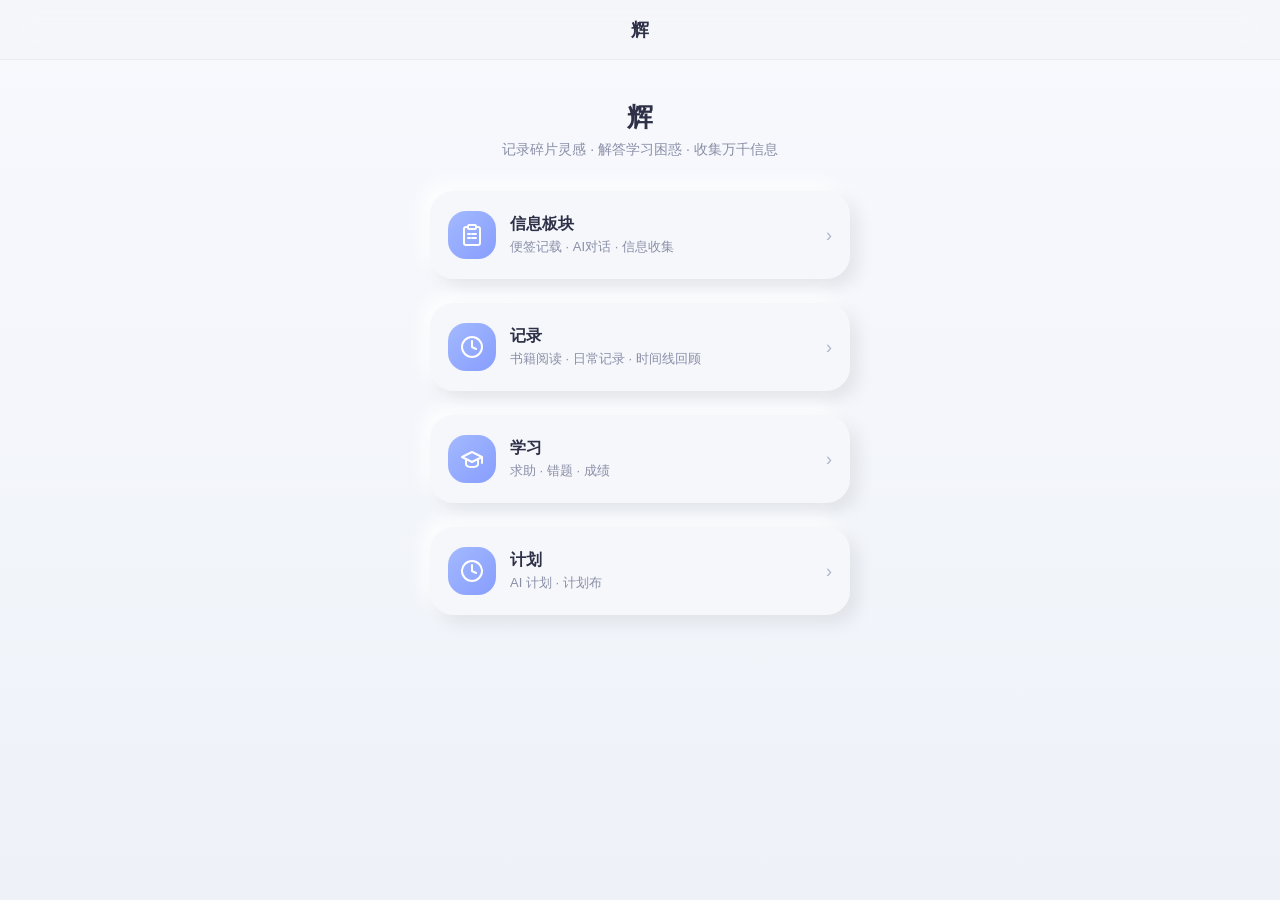
<file: main.html>
<!DOCTYPE html>
<html lang="zh-CN">
<head>
  <meta charset="UTF-8">
  <meta name="viewport" content="width=device-width, initial-scale=1.0, viewport-fit=cover, user-scalable=no">
  <meta name="apple-mobile-web-app-capable" content="yes">
  <meta name="apple-mobile-web-app-status-bar-style" content="black-translucent">
  <title>辉</title>
  <link rel="stylesheet" href="style.css">
</head>
<body>
  <nav id="navbar" class="navbar">
    <button id="nav-back" class="nav-back" title="返回">←</button>
    <span id="nav-title" class="nav-title">辉</span>
    <span class="nav-spacer"></span>
  </nav>
  <main id="view" class="view"></main>

  <template id="tpl-wall">
    <div class="wall">
      <div class="wall-content">
        <div class="wall-bg"></div>
        <div class="notes-layer"></div>
      </div>
      <div class="create-hint"><svg width="14" height="14" viewBox="0 0 24 24" fill="none" stroke="currentColor" stroke-width="2.5" stroke-linecap="round" style="vertical-align:-2px;margin-right:4px"><line x1="12" y1="5" x2="12" y2="19"/><line x1="5" y1="12" x2="19" y2="12"/></svg>点击此处贴一张便签</div>
      <div class="toolbar collapsed">
        <label class="tool-btn" title="更换背景图片">
          <svg width="20" height="20" viewBox="0 0 24 24" fill="none" stroke="currentColor" stroke-width="2"><rect x="3" y="3" width="18" height="18" rx="2"/><circle cx="8.5" cy="8.5" r="1.5"/><path d="M21 15l-5-5L5 21"/></svg>
          <span>背景</span>
          <input type="file" class="bg-input" accept="image/*" hidden>
        </label>
        <span class="tool-divider"></span>
        <span class="tool-note-count">0 张便签</span>
      </div>
      <div class="float-btns">
        <button class="float-btn float-btn-pan" title="移动/缩放模式"><svg width="16" height="16" viewBox="0 0 24 24" fill="none" stroke="currentColor" stroke-width="2.5"><path d="M5 9l-3 3 3 3M9 5l3-3 3 3M15 19l-3 3-3-3M19 9l3 3-3 3"/></svg></button>
        <button class="float-btn float-btn-add" title="添加便签模式"><svg width="16" height="16" viewBox="0 0 24 24" fill="none" stroke="currentColor" stroke-width="2.5"><line x1="12" y1="5" x2="12" y2="19"/><line x1="5" y1="12" x2="19" y2="12"/></svg></button>
        <button class="float-btn float-btn-tool" title="展开工具栏"><svg width="16" height="16" viewBox="0 0 24 24" fill="none" stroke="currentColor" stroke-width="2.5"><circle cx="12" cy="12" r="3"/><path d="M12 2v4M12 18v4M2 12h4M18 12h4"/></svg></button>
      </div>
    </div>
  </template>

  <template id="tpl-chat">
    <div class="chat-container">
      <div class="chat-messages" id="chatMessages"><div class="chat-empty"><svg width="20" height="20" viewBox="0 0 24 24" fill="none" stroke="currentColor" stroke-width="2" stroke-linecap="round" stroke-linejoin="round" style="vertical-align:-4px;margin-right:4px;opacity:.5"><path d="M21 15a2 2 0 01-2 2H7l-4 4V5a2 2 0 012-2h14a2 2 0 012 2z"/></svg>有什么学习问题问我？</div></div>
      <div class="chat-input-area">
        <textarea class="chat-input" id="chatInput" rows="2" placeholder="输入你的问题…"></textarea>
        <button class="chat-send-btn" id="chatSendBtn"><svg width="20" height="20" viewBox="0 0 24 24" fill="currentColor"><path d="M2 21l21-9L2 3v7l15 2-15 2v7z"/></svg></button>
      </div>
      <div class="chat-status" id="chatStatus"><span>本次：—</span><span>今日：—</span><span>剩余：未知</span></div>
    </div>
  </template>

  <!-- ═══ 记录 ═══ -->
  <template id="tpl-records">
    <div class="page-placeholder">
      <div class="ph-icon">📊</div>
      <h3>记录</h3>
      <p>书籍阅读 · 日常记录 · 时间线回顾 — 更多功能即将上线</p>
    </div>
  </template>

  <!-- ═══ 学习 ═══ -->
  <template id="tpl-learn">
    <div class="page-info">
      <p class="section-title">选择功能</p>
      <div class="info-cards">
        <div class="info-card" data-nav="learn/ask">
          <div class="info-card-dot" style="background:var(--accent)"></div>
          <div class="info-card-body"><h4>学习求助</h4><p>文字 · 图片提问，AI 知识点分析 + 解题思路</p></div>
          <span class="info-card-arrow">›</span>
        </div>
        <div class="info-card" data-nav="learn/mistakes">
          <div class="info-card-dot" style="background:var(--accent-2,#93b5c6)"></div>
          <div class="info-card-body"><h4>错题记录</h4><p>保存历史错题，知识点分类，错题复习</p></div>
          <span class="info-card-arrow">›</span>
        </div>
        <div class="info-card" data-nav="learn/scores">
          <div class="info-card-dot" style="background:var(--accent-3,#b8a9c9)"></div>
          <div class="info-card-body"><h4>成绩记录</h4><p>考试成绩录入，趋势分析，学科强弱</p></div>
          <span class="info-card-arrow">›</span>
        </div>
      </div>
    </div>
  </template>
  <template id="tpl-learn-ask">
    <div class="page-placeholder">
      <div class="ph-icon">💡</div>
      <h3>AI 学习助手</h3>
      <p>向 AI 提问学习问题，支持文字和图片。AI 将给出知识点分析、解题思路和详细讲解。</p>
    </div>
  </template>
  <template id="tpl-learn-mistakes">
    <div class="page-placeholder">
      <div class="ph-icon">✍️</div>
      <h3>错题本</h3>
      <p>保存历史错题，支持图片保存和知识点分类。后续将支持错题复习和统计分析。</p>
    </div>
  </template>
  <template id="tpl-learn-scores">
    <div class="page-placeholder">
      <div class="ph-icon">📈</div>
      <h3>成绩单</h3>
      <p>记录每次考试的成绩，支持单科和总分录入。后续将支持趋势图和学科强弱分析。</p>
    </div>
  </template>

  <!-- ═══ 计划 ═══ -->
  <template id="tpl-plan">
    <div class="page-info">
      <p class="section-title">选择功能</p>
      <div class="info-cards">
        <div class="info-card" data-nav="plan/ai-plan">
          <div class="info-card-dot" style="background:var(--accent)"></div>
          <div class="info-card-body"><h4>AI 计划</h4><p>AI 逐步询问，为你生成可执行的行动计划</p></div>
          <span class="info-card-arrow">›</span>
        </div>
        <div class="info-card" data-nav="plan/canvas">
          <div class="info-card-dot" style="background:var(--accent-2,#93b5c6)"></div>
          <div class="info-card-body"><h4>计划布</h4><p>可视化展示所有已生成的计划</p></div>
          <span class="info-card-arrow">›</span>
        </div>
      </div>
    </div>
  </template>
  <template id="tpl-plan-ai-plan">
    <div class="chat-preset">
      <div class="chat-preset-msg user">
        <div class="chat-preset-avatar user">我</div>
        <div class="chat-preset-bubble user">我想提高高考成绩。</div>
      </div>
      <div class="chat-preset-msg ai">
        <div class="chat-preset-avatar ai">AI</div>
        <div class="chat-preset-bubble ai">
          好的！请补充以下信息：<br><br>
          • 当前年级<br>
          • 当前成绩<br>
          • 目标成绩<br>
          • 每日可投入时间<br>
          • 优势学科<br>
          • 薄弱学科
        </div>
      </div>
    </div>
  </template>
  <template id="tpl-plan-canvas">
    <div class="plan-canvas" id="planCanvas">
      <div class="plan-block" data-nav="plan/detail/1">
        <div class="plan-block-header">
          <span class="plan-block-title">高考冲刺计划</span>
          <span class="plan-block-status">进行中</span>
        </div>
        <div class="plan-block-meta">
          <span>🎯 580 → 650分</span>
          <span>📅 6个月</span>
        </div>
      </div>
      <div class="plan-block" data-nav="plan/detail/2">
        <div class="plan-block-header">
          <span class="plan-block-title">英语提升计划</span>
          <span class="plan-block-status">进行中</span>
        </div>
        <div class="plan-block-meta">
          <span>🎯 110 → 135分</span>
          <span>📅 3个月</span>
        </div>
      </div>
      <div class="plan-block" data-nav="plan/detail/3">
        <div class="plan-block-header">
          <span class="plan-block-title">健身计划</span>
          <span class="plan-block-status">已完成</span>
        </div>
        <div class="plan-block-meta">
          <span>🎯 减脂 5kg</span>
          <span>📅 2个月</span>
        </div>
      </div>
    </div>
  </template>
  <template id="tpl-plan-detail">
    <div class="timeline" id="plan-detail-timeline"></div>
  </template>

  <script src="app.js"></script>
</body>
</html>
</file>
<file: style.css>
/* ==========================================
   huiwu.com — 白新拟态 + 克莱因蓝
   ========================================== */
:root {
  --bg:#f5f6fa;--bg-card:#f6f7fb;--text:#2d3047;--text-muted:#8a8fa8;--text-light:#b0b5c8;
  --accent:#7b94ff;--accent-light:#9bb3ff;--accent-2:#93b5c6;--accent-3:#b8a9c9;--accent-4:#d4a88c;
  --neu-light:rgba(255,255,255,.9);--neu-dark:rgba(0,0,0,.08);
  --shadow-card:8px 8px 18px var(--neu-dark),-8px -8px 18px var(--neu-light);
  --shadow-card-hover:6px 6px 14px rgba(0,0,0,.10),-6px -6px 14px var(--neu-light);
  --shadow-btn:3px 3px 8px rgba(0,0,0,.06),-3px -3px 8px #fff;
  --shadow-btn-pressed:inset 3px 3px 6px rgba(0,0,0,.06),inset -3px -3px 6px #fff;
  --note-bg:#fdfdfe;--note-text:#3d3650;
  --nav-height:52px;--note-width:200px;--note-min-height:150px;--note-radius:12px;--note-rolled-height:28px;--toolbar-height:52px;--card-gap:16px;
  --safe-bottom:env(safe-area-inset-bottom,8px);--safe-top:env(safe-area-inset-top,0px);
}
@media(min-width:600px){:root{--nav-height:56px;--note-width:240px;--note-min-height:180px;--note-radius:14px;--note-rolled-height:30px;--toolbar-height:56px;--card-gap:20px}}
@media(min-width:1024px){:root{--nav-height:60px;--note-width:280px;--note-min-height:200px;--note-rolled-height:32px;--note-radius:16px;--card-gap:24px}}
*,*::before,*::after{margin:0;padding:0;box-sizing:border-box}
html,body{width:100%;height:100%;overflow:hidden;font-family:-apple-system,BlinkMacSystemFont,"Segoe UI","PingFang SC","Microsoft YaHei","Helvetica Neue",sans-serif;-webkit-font-smoothing:antialiased;-webkit-tap-highlight-color:transparent;user-select:none;background:linear-gradient(180deg,#f8f9fd 0%,#eef2f8 100%);color:var(--text)}
.navbar{position:fixed;top:0;left:0;right:0;height:var(--nav-height);padding-top:var(--safe-top);display:flex;align-items:center;gap:8px;background:rgba(245,246,250,.85);backdrop-filter:blur(16px);-webkit-backdrop-filter:blur(16px);border-bottom:1px solid rgba(0,0,0,.04);z-index:1000;padding-left:8px;padding-right:8px}
.nav-back{width:36px;height:36px;border:none;border-radius:50%;background:var(--bg-card);box-shadow:var(--shadow-btn);color:var(--text-muted);font-size:18px;cursor:pointer;display:flex;align-items:center;justify-content:center;transition:transform .2s,box-shadow .2s,color .2s;flex-shrink:0}
.nav-back:hover{color:var(--text);box-shadow:var(--shadow-card-hover)}.nav-back:active{box-shadow:var(--shadow-btn-pressed)}.nav-back.hidden{opacity:0;pointer-events:none}
.nav-title{font-size:16px;font-weight:600;letter-spacing:.3px;color:var(--text);flex:1;text-align:center;white-space:nowrap;overflow:hidden;text-overflow:ellipsis}
.nav-spacer{width:36px;flex-shrink:0}@media(min-width:600px){.nav-title{font-size:18px}}
.view{position:fixed;top:var(--nav-height);left:0;right:0;bottom:0;overflow-y:auto;overflow-x:hidden;-webkit-overflow-scrolling:touch}

/* 主页 */
.page-home{display:flex;flex-direction:column;align-items:center;padding:40px 20px;min-height:100%;gap:32px}
.home-hero{text-align:center;animation:fadeUp .5s ease}
.home-hero h1{font-size:26px;font-weight:700;letter-spacing:.5px;color:var(--text);margin-bottom:6px}
.home-hero p{font-size:14px;color:var(--text-muted)}
.home-cards{display:flex;flex-direction:column;gap:var(--card-gap);width:100%;max-width:420px}
.home-card{display:flex;align-items:center;gap:14px;padding:20px 18px;border-radius:24px;background:var(--bg-card);box-shadow:var(--shadow-card);cursor:pointer;transition:transform .4s ease,box-shadow .4s ease;animation:fadeUp .5s ease backwards}
.home-card:nth-child(1){animation-delay:.1s}.home-card:nth-child(2){animation-delay:.2s}.home-card:nth-child(3){animation-delay:.3s}.home-card:nth-child(4){animation-delay:.4s}
.home-card:hover{transform:translateY(-4px);box-shadow:var(--shadow-card-hover)}.home-card:active{transform:scale(.98)}
.home-card-icon{width:48px;height:48px;border-radius:18px;display:flex;align-items:center;justify-content:center;font-size:24px;flex-shrink:0;color:#fff;background:linear-gradient(135deg,var(--accent-light),var(--accent));opacity:.9}
.home-card-body{flex:1;min-width:0}.home-card-body h3{font-size:16px;font-weight:600;margin-bottom:3px;color:var(--text)}.home-card-body p{font-size:13px;color:var(--text-muted);line-height:1.4}
.home-card-arrow{color:var(--text-light);font-size:18px;flex-shrink:0}

/* 信息板块 */
.page-info{display:flex;flex-direction:column;align-items:center;padding:32px 20px;min-height:100%}
.page-info .section-title{font-size:15px;font-weight:600;color:var(--text-muted);margin-bottom:18px;letter-spacing:.3px}
.info-cards{display:flex;flex-direction:column;gap:var(--card-gap);width:100%;max-width:420px}
.info-card{display:flex;align-items:center;gap:12px;padding:18px 16px;border-radius:24px;background:var(--bg-card);box-shadow:var(--shadow-card);cursor:pointer;transition:transform .4s ease,box-shadow .4s ease;animation:fadeUp .5s ease backwards}
.info-card:nth-child(1){animation-delay:.05s}.info-card:nth-child(2){animation-delay:.1s}.info-card:nth-child(3){animation-delay:.15s}
.info-card:hover{transform:translateY(-4px);box-shadow:var(--shadow-card-hover)}.info-card:active{transform:scale(.98)}
.info-card-dot{width:10px;height:10px;border-radius:50%;flex-shrink:0;background:var(--accent)}
.info-card-body{flex:1}.info-card-body h4{font-size:15px;font-weight:600;margin-bottom:2px;color:var(--text)}.info-card-body p{font-size:12px;color:var(--text-muted)}
.info-card-arrow{color:var(--text-light);font-size:16px}

/* 占位页 */
.page-placeholder{display:flex;flex-direction:column;align-items:center;justify-content:center;min-height:100%;padding:40px 24px;text-align:center;gap:16px;animation:fadeUp .5s ease}
.page-placeholder .ph-icon{font-size:48px;opacity:.25}.page-placeholder h3{font-size:18px;font-weight:600;color:var(--text-muted)}.page-placeholder p{font-size:13px;color:var(--text-light);max-width:260px;line-height:1.6}

@keyframes fadeUp{from{opacity:0;transform:translateY(12px)}to{opacity:1;transform:translateY(0)}}

/* 便签墙 */
.wall{position:absolute;inset:0;overflow:hidden;background:#eceef5}
.wall-content{position:absolute;inset:0;transform:scale(var(--zoom,1));transform-origin:0 0;transition:transform .3s ease}
.wall.zoomed{overflow:auto}.wall.zoomed .wall-content{width:calc(100%/var(--zoom,1));height:calc(100%/var(--zoom,1))}
.wall-bg{position:absolute;inset:0;background-size:cover;background-position:center;background-repeat:no-repeat;transition:background-image .3s ease}
.notes-layer{position:absolute;inset:0;z-index:2}
.create-hint{position:absolute;bottom:calc(var(--toolbar-height) + 60px);left:50%;transform:translateX(-50%);z-index:3;padding:10px 24px;border-radius:24px;background:rgba(0,0,0,.45);color:#fff;font-size:14px;letter-spacing:.3px;pointer-events:none;opacity:0;transition:opacity .5s ease}.create-hint.visible{opacity:1}
.note{position:absolute;width:var(--note-width);min-height:var(--note-min-height);border-radius:var(--note-radius);background:var(--note-bg);color:var(--note-text);box-shadow:4px 4px 12px rgba(0,0,0,.06),-2px -2px 8px #fff,inset 1px 1px 0 rgba(255,255,255,.4);cursor:grab;transition:box-shadow .35s ease,height .45s cubic-bezier(.4,0,.2,1),min-height .45s cubic-bezier(.4,0,.2,1),border-radius .45s ease;overflow:hidden;z-index:10;will-change:transform,height}
.note.dragging{cursor:grabbing;box-shadow:8px 8px 20px rgba(0,0,0,.1),-4px -4px 12px #fff;z-index:100;transition:box-shadow .15s ease}
.note.expanded{cursor:default;z-index:50;box-shadow:6px 6px 16px rgba(0,0,0,.08),-3px -3px 10px #fff}
.note.rolled{height:var(--note-rolled-height)!important;min-height:var(--note-rolled-height)!important;cursor:pointer;border-radius:calc(var(--note-rolled-height)/2);background:linear-gradient(to bottom,rgba(200,195,210,.4),rgba(250,249,252,.9),rgba(200,195,210,.4));box-shadow:0 2px 6px rgba(0,0,0,.08),0 0 0 1px rgba(0,0,0,.04);overflow:hidden}
.note.rolled::before,.note.rolled::after{content:'';position:absolute;top:-3px;width:8px;height:calc(100% + 6px);border-radius:4px;background:linear-gradient(to bottom,#8b7b9e,#5a4a6e,#8b7b9e);box-shadow:0 1px 3px rgba(0,0,0,.15);z-index:1;opacity:0;transition:opacity .3s ease .2s}
.note.rolled::before{left:-5px}.note.rolled::after{right:-5px}.note.rolled::before,.note.rolled::after{opacity:1}
.note.rolled:hover{box-shadow:0 3px 10px rgba(0,0,0,.1),0 0 0 1px rgba(123,148,255,.3)}
.note-inner{display:flex;flex-direction:column;height:100%;padding:12px 14px;transition:opacity .25s ease}
.note-header{display:flex;align-items:center;justify-content:space-between;margin-bottom:8px;flex-shrink:0}
.note-pin{width:14px;height:14px;border-radius:50%;background:linear-gradient(135deg,var(--accent-light),var(--accent));box-shadow:inset 0 -2px 3px rgba(0,0,0,.1);flex-shrink:0}
.note-date{font-size:11px;color:var(--text-light);letter-spacing:.3px}
.note-delete{width:22px;height:22px;border:none;border-radius:50%;background:transparent;color:var(--text-light);font-size:16px;line-height:1;cursor:pointer;display:flex;align-items:center;justify-content:center;opacity:0;transition:opacity .2s,color .2s}
.note:hover .note-delete,.note.expanded .note-delete{opacity:1}.note-delete:hover{color:#e05555}
.note-body{flex:1;width:100%;min-height:60px;border:none;outline:none;resize:none;background:transparent;color:var(--note-text);font-size:14px;line-height:1.7;font-family:inherit;cursor:text;user-select:text;-webkit-user-select:text}.note-body::placeholder{color:var(--text-light);font-style:italic}@media(min-width:600px){.note-body{font-size:15px}}
.note.rolled .note-inner{opacity:0;pointer-events:none;transition:opacity .15s ease}
.note.rolled .note-preview{display:block;position:absolute;top:50%;left:14px;right:14px;transform:translateY(-50%);font-size:11px;color:var(--text-muted);white-space:nowrap;overflow:hidden;text-overflow:ellipsis;pointer-events:none}.note-preview{display:none}
.toolbar{position:absolute;bottom:0;left:0;right:0;height:var(--toolbar-height);padding:0 16px;padding-bottom:var(--safe-bottom);display:flex;align-items:center;gap:12px;background:rgba(245,246,250,.85);backdrop-filter:blur(12px);-webkit-backdrop-filter:blur(12px);z-index:200;border-top:1px solid rgba(0,0,0,.04);transition:transform .3s cubic-bezier(.4,0,.2,1),opacity .3s ease}
.toolbar.collapsed{transform:translateY(calc(100% + 20px));opacity:0;pointer-events:none}
.float-btns{position:absolute;bottom:calc(var(--safe-bottom) + 16px);right:16px;display:flex;flex-direction:column;gap:8px;z-index:201}
.float-btn{width:36px;height:36px;border-radius:50%;border:none;color:var(--text-muted);display:flex;align-items:center;justify-content:center;cursor:pointer;transition:transform .2s,box-shadow .2s;background:var(--bg-card);box-shadow:var(--shadow-btn)}
.float-btn:active{box-shadow:var(--shadow-btn-pressed)}.float-btn:hover{box-shadow:var(--shadow-card-hover)}
.float-btn.active{box-shadow:var(--shadow-btn-pressed)!important;color:var(--accent)}@media(min-width:600px){.float-btn{width:40px;height:40px}}
.tool-btn{display:flex;align-items:center;gap:6px;padding:8px 14px;border-radius:20px;border:none;background:var(--bg-card);box-shadow:var(--shadow-btn);color:var(--text-muted);font-size:13px;cursor:pointer;transition:transform .2s,box-shadow .2s;white-space:nowrap}.tool-btn:hover,.tool-btn:active{box-shadow:var(--shadow-card-hover)}
.tool-divider{width:1px;height:20px;background:rgba(0,0,0,.06)}.tool-note-count{color:var(--text-light);font-size:12px}

/* AI 对话 */
.chat-container{position:absolute;inset:0;display:flex;flex-direction:column;background:transparent}
.chat-messages{flex:1;overflow-y:auto;-webkit-overflow-scrolling:touch;padding:16px;display:flex;flex-direction:column;gap:12px}
.chat-empty{text-align:center;color:var(--text-light);margin-top:60px;font-size:15px;animation:fadeUp .5s ease}
.chat-msg{max-width:85%;padding:10px 14px;border-radius:18px;font-size:14px;line-height:1.6;word-break:break-word;animation:fadeUp .4s ease}
.chat-msg.user{align-self:flex-end;background:linear-gradient(135deg,var(--accent-light),var(--accent));color:#fff;border-bottom-right-radius:6px;opacity:.9}
.chat-msg.ai{align-self:flex-start;background:var(--bg-card);color:var(--text);border-bottom-left-radius:6px;box-shadow:var(--shadow-card)}
.chat-msg.loading{opacity:.6}
.chat-input-area{display:flex;align-items:flex-end;gap:8px;padding:10px 14px;padding-bottom:calc(10px + var(--safe-bottom));background:rgba(245,246,250,.9);border-top:1px solid rgba(0,0,0,.04)}
.chat-input{flex:1;border:none;outline:none;border-radius:16px;padding:10px 14px;font-size:14px;font-family:inherit;background:var(--bg-card);box-shadow:inset 2px 2px 5px rgba(0,0,0,.04),inset -2px -2px 5px #fff;resize:none;min-height:42px;max-height:120px;color:var(--text)}
.chat-send-btn{width:42px;height:42px;border:none;border-radius:50%;background:linear-gradient(135deg,var(--accent-light),var(--accent));color:#fff;cursor:pointer;display:flex;align-items:center;justify-content:center;flex-shrink:0;transition:transform .2s,opacity .2s;opacity:.9}.chat-send-btn:disabled{opacity:.4;pointer-events:none}.chat-send-btn:active{transform:scale(.9)}
.chat-status{display:flex;gap:16px;justify-content:center;padding:6px 14px;padding-bottom:calc(6px + var(--safe-bottom));font-size:11px;color:var(--text-light);background:rgba(245,246,250,.7);border-top:1px solid rgba(0,0,0,.04)}

/* ═══ 计划布 ═══ */
.plan-canvas{display:flex;flex-direction:column;gap:var(--card-gap);width:100%;max-width:420px;margin:0 auto;padding:20px}
.plan-block{background:var(--bg-card);border-radius:24px;padding:20px 22px;box-shadow:var(--shadow-card);cursor:pointer;border-left:4px solid var(--accent);transition:transform .4s ease,box-shadow .4s ease;animation:fadeUp .5s ease backwards}
.plan-block:nth-child(1){animation-delay:.05s}.plan-block:nth-child(2){animation-delay:.12s}.plan-block:nth-child(3){animation-delay:.19s}
.plan-block:hover{transform:translateY(-3px);box-shadow:var(--shadow-card-hover)}.plan-block:active{transform:scale(.98)}
.plan-block-header{display:flex;align-items:center;justify-content:space-between;margin-bottom:10px}
.plan-block-title{font-size:16px;font-weight:600;color:var(--text)}
.plan-block-status{font-size:11px;padding:4px 12px;border-radius:20px;background:linear-gradient(135deg,var(--accent-light),var(--accent));color:#fff;font-weight:500}
.plan-block-meta{font-size:12px;color:var(--text-muted);display:flex;gap:16px}

/* ═══ 时间轴 ═══ */
.timeline{max-width:420px;margin:0 auto;padding:24px 20px 24px 40px;border-left:2px solid var(--accent-light);animation:fadeUp .5s ease}
.timeline-node{position:relative;padding:14px 0 14px 24px;animation:fadeUp .5s ease backwards}
.timeline-node:nth-child(1){animation-delay:.05s}.timeline-node:nth-child(2){animation-delay:.12s}.timeline-node:nth-child(3){animation-delay:.19s}.timeline-node:nth-child(4){animation-delay:.26s}.timeline-node:nth-child(5){animation-delay:.33s}
.timeline-node::before{content:'';position:absolute;left:-35px;top:19px;width:10px;height:10px;border-radius:50%;background:var(--accent);box-shadow:0 0 0 5px rgba(123,148,255,.12)}
.timeline-node-title{font-size:15px;font-weight:600;color:var(--text);margin-bottom:4px}
.timeline-node-desc{font-size:13px;color:var(--text-muted);line-height:1.5}

/* ═══ 预设对话（AI 计划示例） ═══ */
.chat-preset{max-width:420px;margin:0 auto;padding:20px}
.chat-preset-msg{display:flex;gap:10px;margin-bottom:18px;animation:fadeUp .5s ease backwards}
.chat-preset-msg:nth-child(1){animation-delay:.05s}.chat-preset-msg:nth-child(2){animation-delay:.15s}
.chat-preset-msg.user{flex-direction:row-reverse}
.chat-preset-avatar{width:32px;height:32px;border-radius:50%;flex-shrink:0;display:flex;align-items:center;justify-content:center;font-size:12px;color:#fff;font-weight:600}
.chat-preset-avatar.ai{background:linear-gradient(135deg,var(--accent-light),var(--accent))}
.chat-preset-avatar.user{background:var(--text-muted)}
.chat-preset-bubble{max-width:80%;padding:12px 16px;border-radius:18px;font-size:14px;line-height:1.6;word-break:break-word}
.chat-preset-bubble.ai{background:var(--bg-card);box-shadow:var(--shadow-card);color:var(--text);border-bottom-left-radius:6px}
.chat-preset-bubble.user{background:linear-gradient(135deg,var(--accent-light),var(--accent));color:#fff;border-bottom-right-radius:6px}

/* ═══ 响应式 — 新增模块 ═══ */
@media(min-width:600px){
  .plan-block-title{font-size:18px}
  .plan-block-meta{font-size:13px;gap:20px}
  .timeline{max-width:520px}
  .timeline-node-title{font-size:16px}
  .chat-preset{max-width:520px}
}
@media(max-width:380px){
  .plan-block{padding:16px 18px}
  .timeline{padding-left:32px}
  .timeline-node{padding-left:20px}
  .timeline-node::before{left:-30px;width:8px;height:8px}
}
</file>
